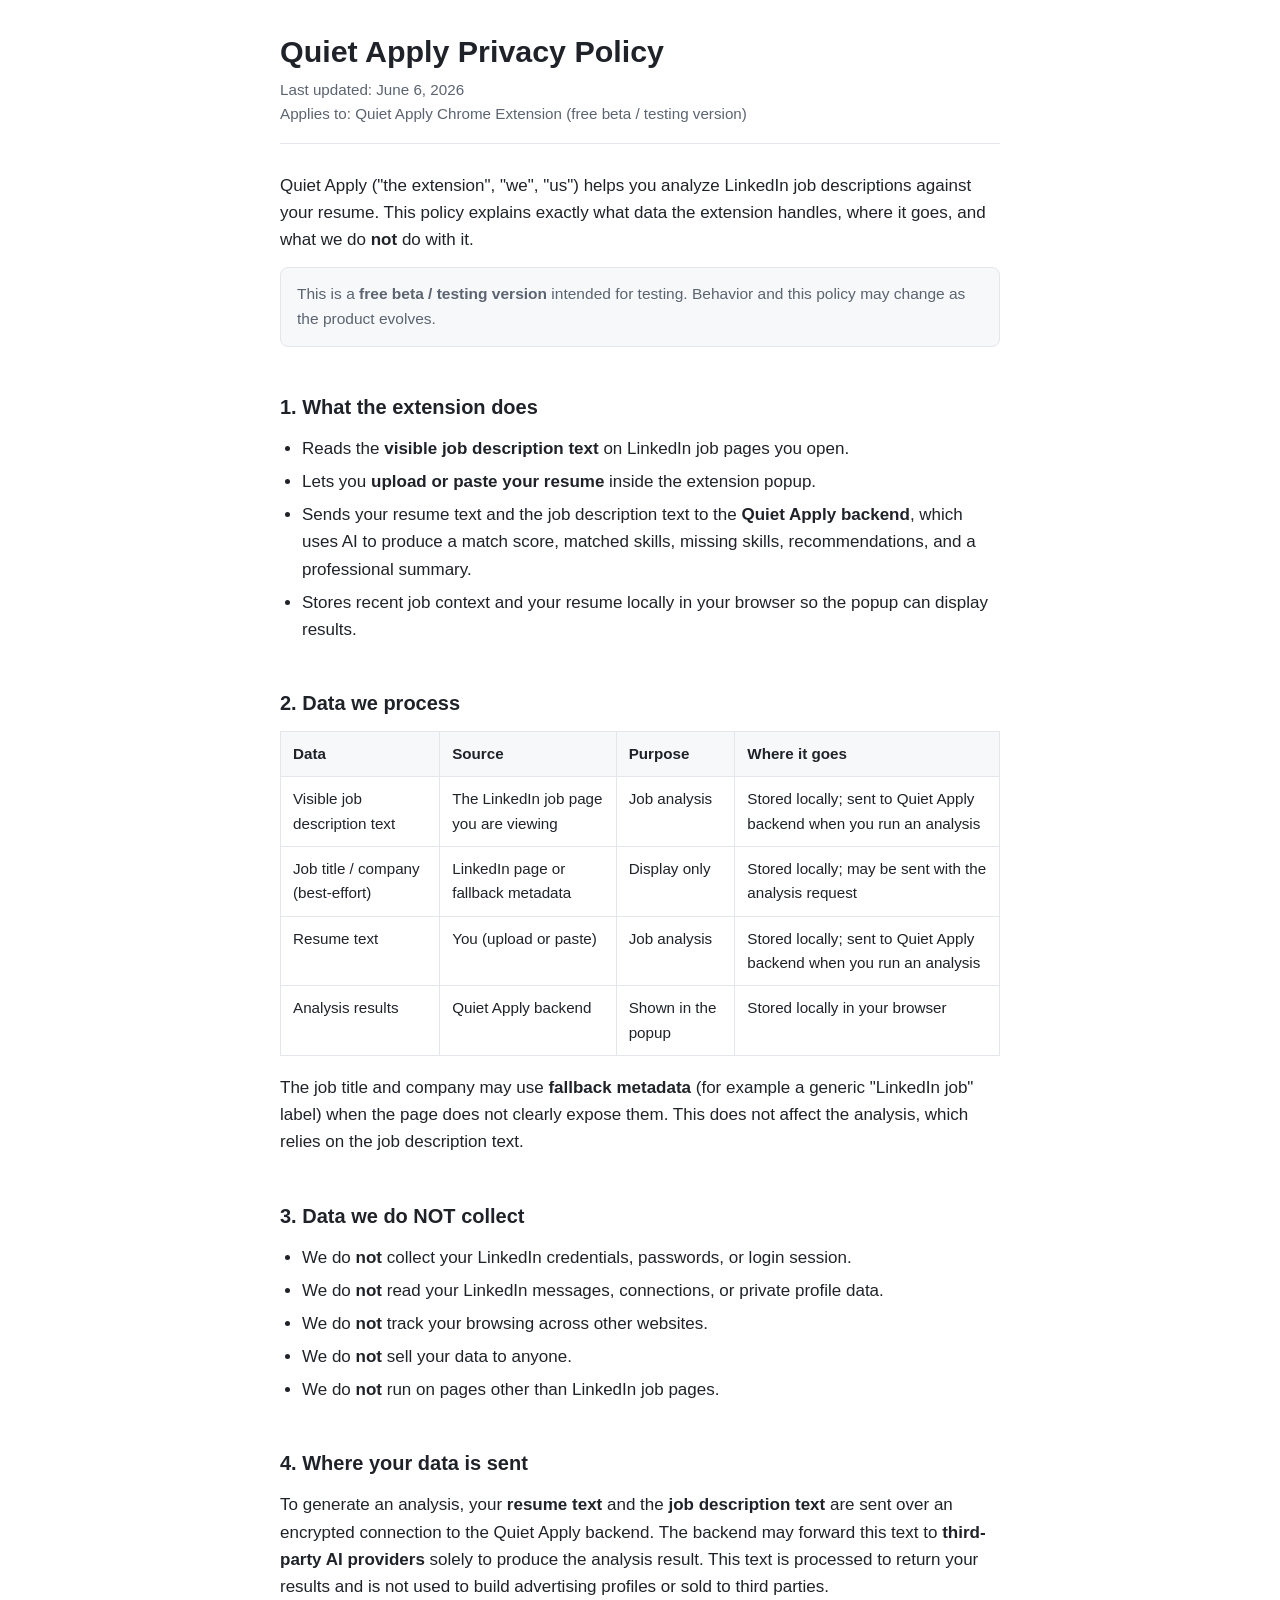
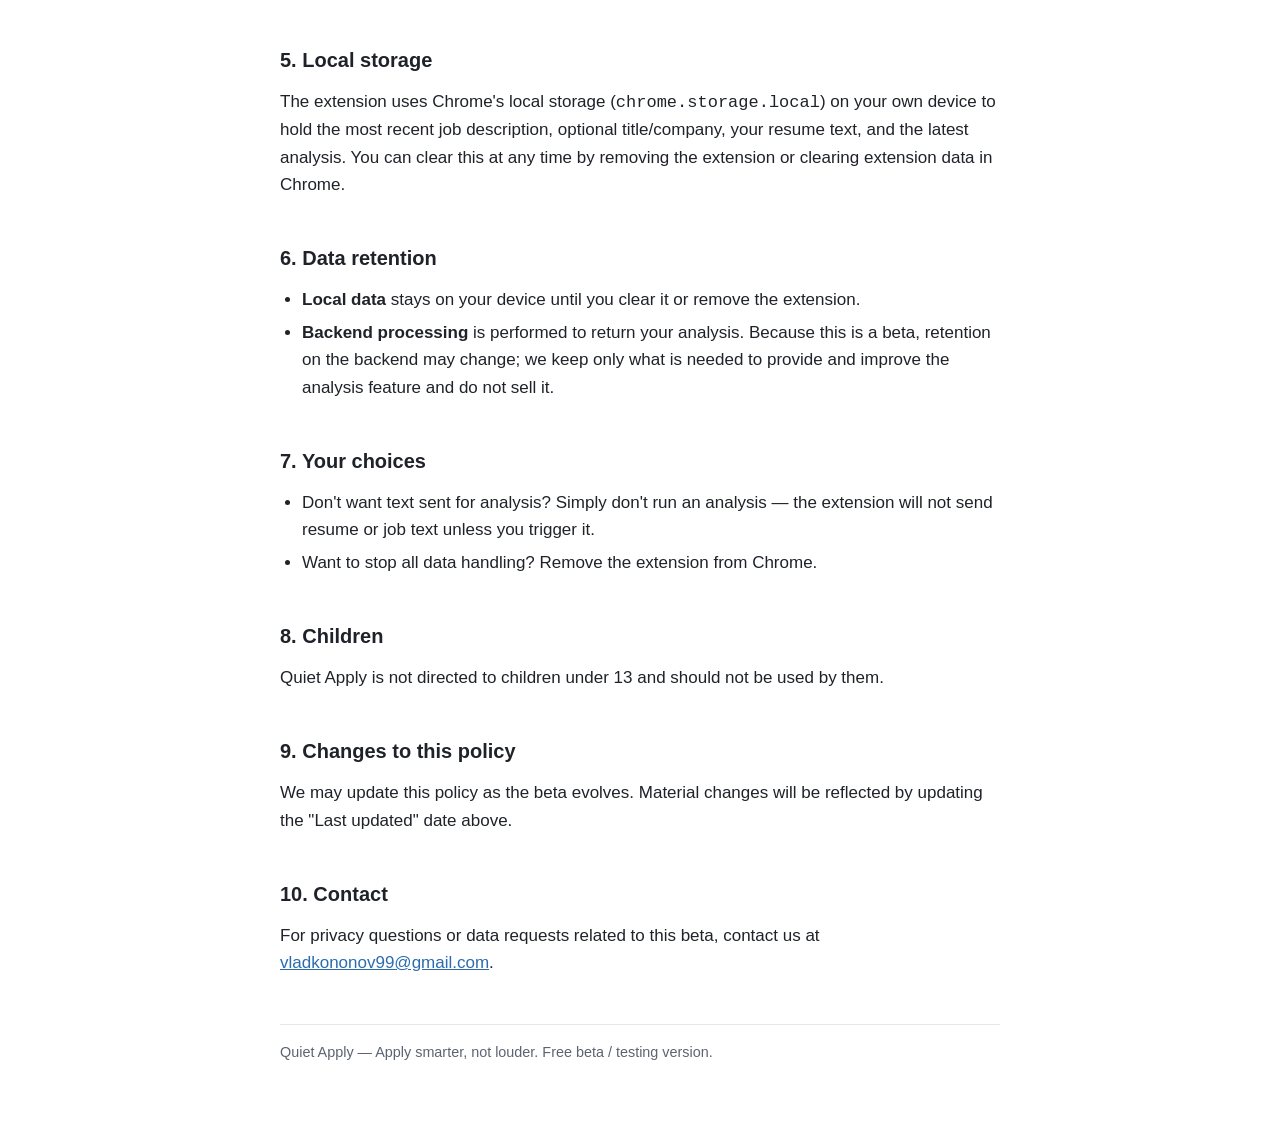
<file: docs/index.html>
<!DOCTYPE html>
<html lang="en">
<head>
  <meta charset="utf-8" />
  <meta name="viewport" content="width=device-width, initial-scale=1" />
  <meta name="robots" content="index, follow" />
  <title>Quiet Apply</title>
  <link rel="canonical" href="./privacy-policy.html" />
  <meta http-equiv="refresh" content="0; url=./privacy-policy.html" />
  <style>
    * { box-sizing: border-box; }
    body {
      margin: 0;
      min-height: 100vh;
      display: flex;
      align-items: center;
      justify-content: center;
      background: #ffffff;
      color: #1f2329;
      font-family: -apple-system, BlinkMacSystemFont, "Segoe UI", Roboto,
        Helvetica, Arial, sans-serif;
      line-height: 1.6;
      padding: 24px;
    }
    .card { max-width: 480px; text-align: center; }
    h1 { font-size: 1.5rem; margin: 0 0 12px; }
    p { margin: 0 0 16px; color: #5b6470; }
    a { color: #2b6cb0; }
  </style>
</head>
<body>
  <div class="card">
    <h1>Quiet Apply</h1>
    <p>Redirecting you to the privacy policy&hellip;</p>
    <p>
      If you are not redirected automatically, open the
      <a href="./privacy-policy.html">Quiet Apply Privacy Policy</a>.
    </p>
  </div>
  <script>
    // No tracking. Fallback redirect in case meta-refresh is blocked.
    window.location.replace("./privacy-policy.html");
  </script>
</body>
</html>
</file>
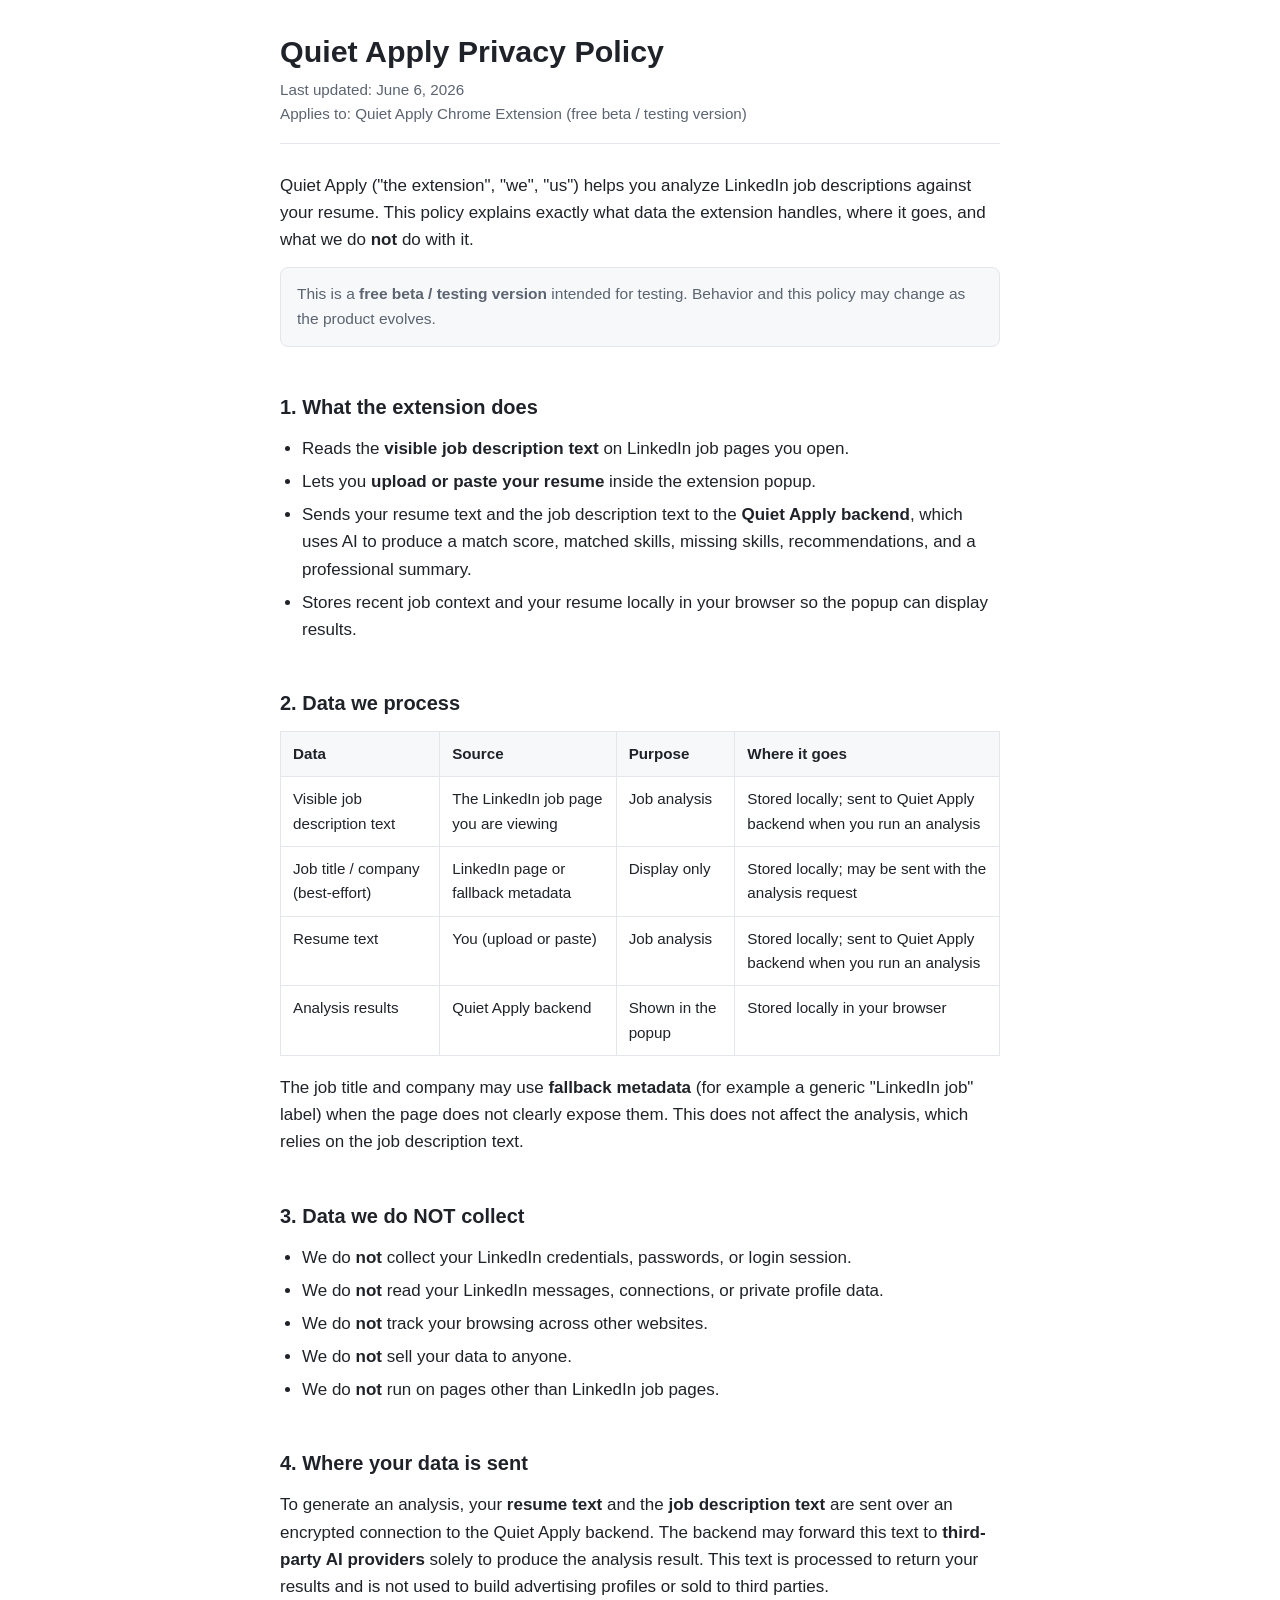
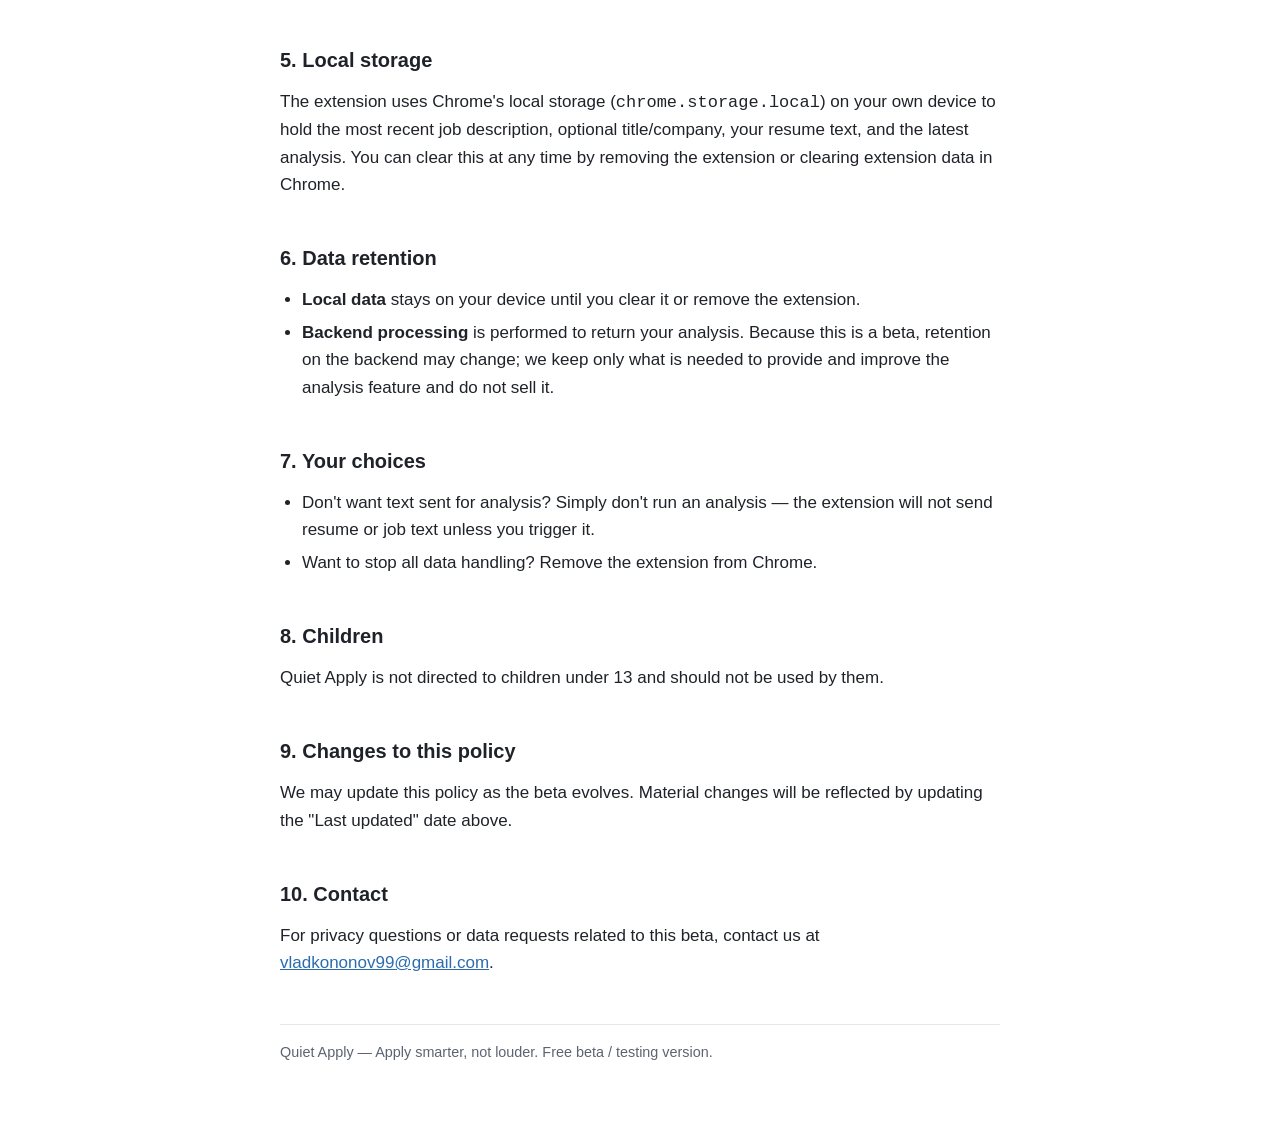
<file: docs/privacy-policy.html>
<!DOCTYPE html>
<html lang="en">
<head>
  <meta charset="utf-8" />
  <meta name="viewport" content="width=device-width, initial-scale=1" />
  <meta name="robots" content="index, follow" />
  <title>Quiet Apply Privacy Policy</title>
  <style>
    :root {
      --text: #1f2329;
      --muted: #5b6470;
      --border: #e3e6ea;
      --accent: #2b6cb0;
      --bg: #ffffff;
      --soft: #f6f8fa;
    }
    * { box-sizing: border-box; }
    html { -webkit-text-size-adjust: 100%; }
    body {
      margin: 0;
      background: var(--bg);
      color: var(--text);
      font-family: -apple-system, BlinkMacSystemFont, "Segoe UI", Roboto,
        Helvetica, Arial, sans-serif;
      font-size: 17px;
      line-height: 1.6;
    }
    .wrap {
      max-width: 760px;
      margin: 0 auto;
      padding: 32px 20px 64px;
    }
    header {
      border-bottom: 1px solid var(--border);
      padding-bottom: 16px;
      margin-bottom: 28px;
    }
    h1 {
      font-size: 1.9rem;
      line-height: 1.25;
      margin: 0 0 8px;
    }
    h2 {
      font-size: 1.25rem;
      margin: 36px 0 12px;
      padding-top: 8px;
    }
    p { margin: 0 0 14px; }
    ul { margin: 0 0 16px; padding-left: 22px; }
    li { margin: 6px 0; }
    a { color: var(--accent); }
    .meta { color: var(--muted); font-size: 0.95rem; margin: 0; }
    .note {
      background: var(--soft);
      border: 1px solid var(--border);
      border-radius: 8px;
      padding: 14px 16px;
      margin: 0 0 24px;
      color: var(--muted);
      font-size: 0.97rem;
    }
    .table-wrap { overflow-x: auto; margin: 0 0 18px; }
    table {
      border-collapse: collapse;
      width: 100%;
      font-size: 0.95rem;
      min-width: 520px;
    }
    th, td {
      border: 1px solid var(--border);
      padding: 10px 12px;
      text-align: left;
      vertical-align: top;
    }
    th { background: var(--soft); font-weight: 600; }
    footer {
      margin-top: 48px;
      padding-top: 16px;
      border-top: 1px solid var(--border);
      color: var(--muted);
      font-size: 0.9rem;
    }
    @media (max-width: 480px) {
      body { font-size: 16px; }
      .wrap { padding: 24px 16px 48px; }
      h1 { font-size: 1.55rem; }
    }
  </style>
</head>
<body>
  <div class="wrap">
    <header>
      <h1>Quiet Apply Privacy Policy</h1>
      <p class="meta">Last updated: June 6, 2026</p>
      <p class="meta">Applies to: Quiet Apply Chrome Extension (free beta / testing version)</p>
    </header>

    <p>
      Quiet Apply ("the extension", "we", "us") helps you analyze LinkedIn job
      descriptions against your resume. This policy explains exactly what data the
      extension handles, where it goes, and what we do <strong>not</strong> do
      with it.
    </p>

    <p class="note">
      This is a <strong>free beta / testing version</strong> intended for testing.
      Behavior and this policy may change as the product evolves.
    </p>

    <h2>1. What the extension does</h2>
    <ul>
      <li>Reads the <strong>visible job description text</strong> on LinkedIn job pages you open.</li>
      <li>Lets you <strong>upload or paste your resume</strong> inside the extension popup.</li>
      <li>
        Sends your resume text and the job description text to the
        <strong>Quiet Apply backend</strong>, which uses AI to produce a match
        score, matched skills, missing skills, recommendations, and a
        professional summary.
      </li>
      <li>Stores recent job context and your resume locally in your browser so the popup can display results.</li>
    </ul>

    <h2>2. Data we process</h2>
    <div class="table-wrap">
      <table>
        <thead>
          <tr>
            <th>Data</th>
            <th>Source</th>
            <th>Purpose</th>
            <th>Where it goes</th>
          </tr>
        </thead>
        <tbody>
          <tr>
            <td>Visible job description text</td>
            <td>The LinkedIn job page you are viewing</td>
            <td>Job analysis</td>
            <td>Stored locally; sent to Quiet Apply backend when you run an analysis</td>
          </tr>
          <tr>
            <td>Job title / company (best-effort)</td>
            <td>LinkedIn page or fallback metadata</td>
            <td>Display only</td>
            <td>Stored locally; may be sent with the analysis request</td>
          </tr>
          <tr>
            <td>Resume text</td>
            <td>You (upload or paste)</td>
            <td>Job analysis</td>
            <td>Stored locally; sent to Quiet Apply backend when you run an analysis</td>
          </tr>
          <tr>
            <td>Analysis results</td>
            <td>Quiet Apply backend</td>
            <td>Shown in the popup</td>
            <td>Stored locally in your browser</td>
          </tr>
        </tbody>
      </table>
    </div>
    <p>
      The job title and company may use <strong>fallback metadata</strong> (for
      example a generic "LinkedIn job" label) when the page does not clearly
      expose them. This does not affect the analysis, which relies on the job
      description text.
    </p>

    <h2>3. Data we do NOT collect</h2>
    <ul>
      <li>We do <strong>not</strong> collect your LinkedIn credentials, passwords, or login session.</li>
      <li>We do <strong>not</strong> read your LinkedIn messages, connections, or private profile data.</li>
      <li>We do <strong>not</strong> track your browsing across other websites.</li>
      <li>We do <strong>not</strong> sell your data to anyone.</li>
      <li>We do <strong>not</strong> run on pages other than LinkedIn job pages.</li>
    </ul>

    <h2>4. Where your data is sent</h2>
    <p>
      To generate an analysis, your <strong>resume text</strong> and the
      <strong>job description text</strong> are sent over an encrypted connection
      to the Quiet Apply backend. The backend may forward this text to
      <strong>third-party AI providers</strong> solely to produce the analysis
      result. This text is processed to return your results and is not used to
      build advertising profiles or sold to third parties.
    </p>

    <h2>5. Local storage</h2>
    <p>
      The extension uses Chrome's local storage (<code>chrome.storage.local</code>)
      on your own device to hold the most recent job description, optional
      title/company, your resume text, and the latest analysis. You can clear this
      at any time by removing the extension or clearing extension data in Chrome.
    </p>

    <h2>6. Data retention</h2>
    <ul>
      <li><strong>Local data</strong> stays on your device until you clear it or remove the extension.</li>
      <li>
        <strong>Backend processing</strong> is performed to return your analysis.
        Because this is a beta, retention on the backend may change; we keep only
        what is needed to provide and improve the analysis feature and do not sell it.
      </li>
    </ul>

    <h2>7. Your choices</h2>
    <ul>
      <li>
        Don't want text sent for analysis? Simply don't run an analysis — the
        extension will not send resume or job text unless you trigger it.
      </li>
      <li>Want to stop all data handling? Remove the extension from Chrome.</li>
    </ul>

    <h2>8. Children</h2>
    <p>Quiet Apply is not directed to children under 13 and should not be used by them.</p>

    <h2>9. Changes to this policy</h2>
    <p>
      We may update this policy as the beta evolves. Material changes will be
      reflected by updating the "Last updated" date above.
    </p>

    <h2>10. Contact</h2>
    <p>
      For privacy questions or data requests related to this beta, contact us at
      <a href="mailto:vladkononov99@gmail.com">vladkononov99@gmail.com</a>.
    </p>

    <footer>
      <p>Quiet Apply — Apply smarter, not louder. Free beta / testing version.</p>
    </footer>
  </div>
</body>
</html>
</file>
